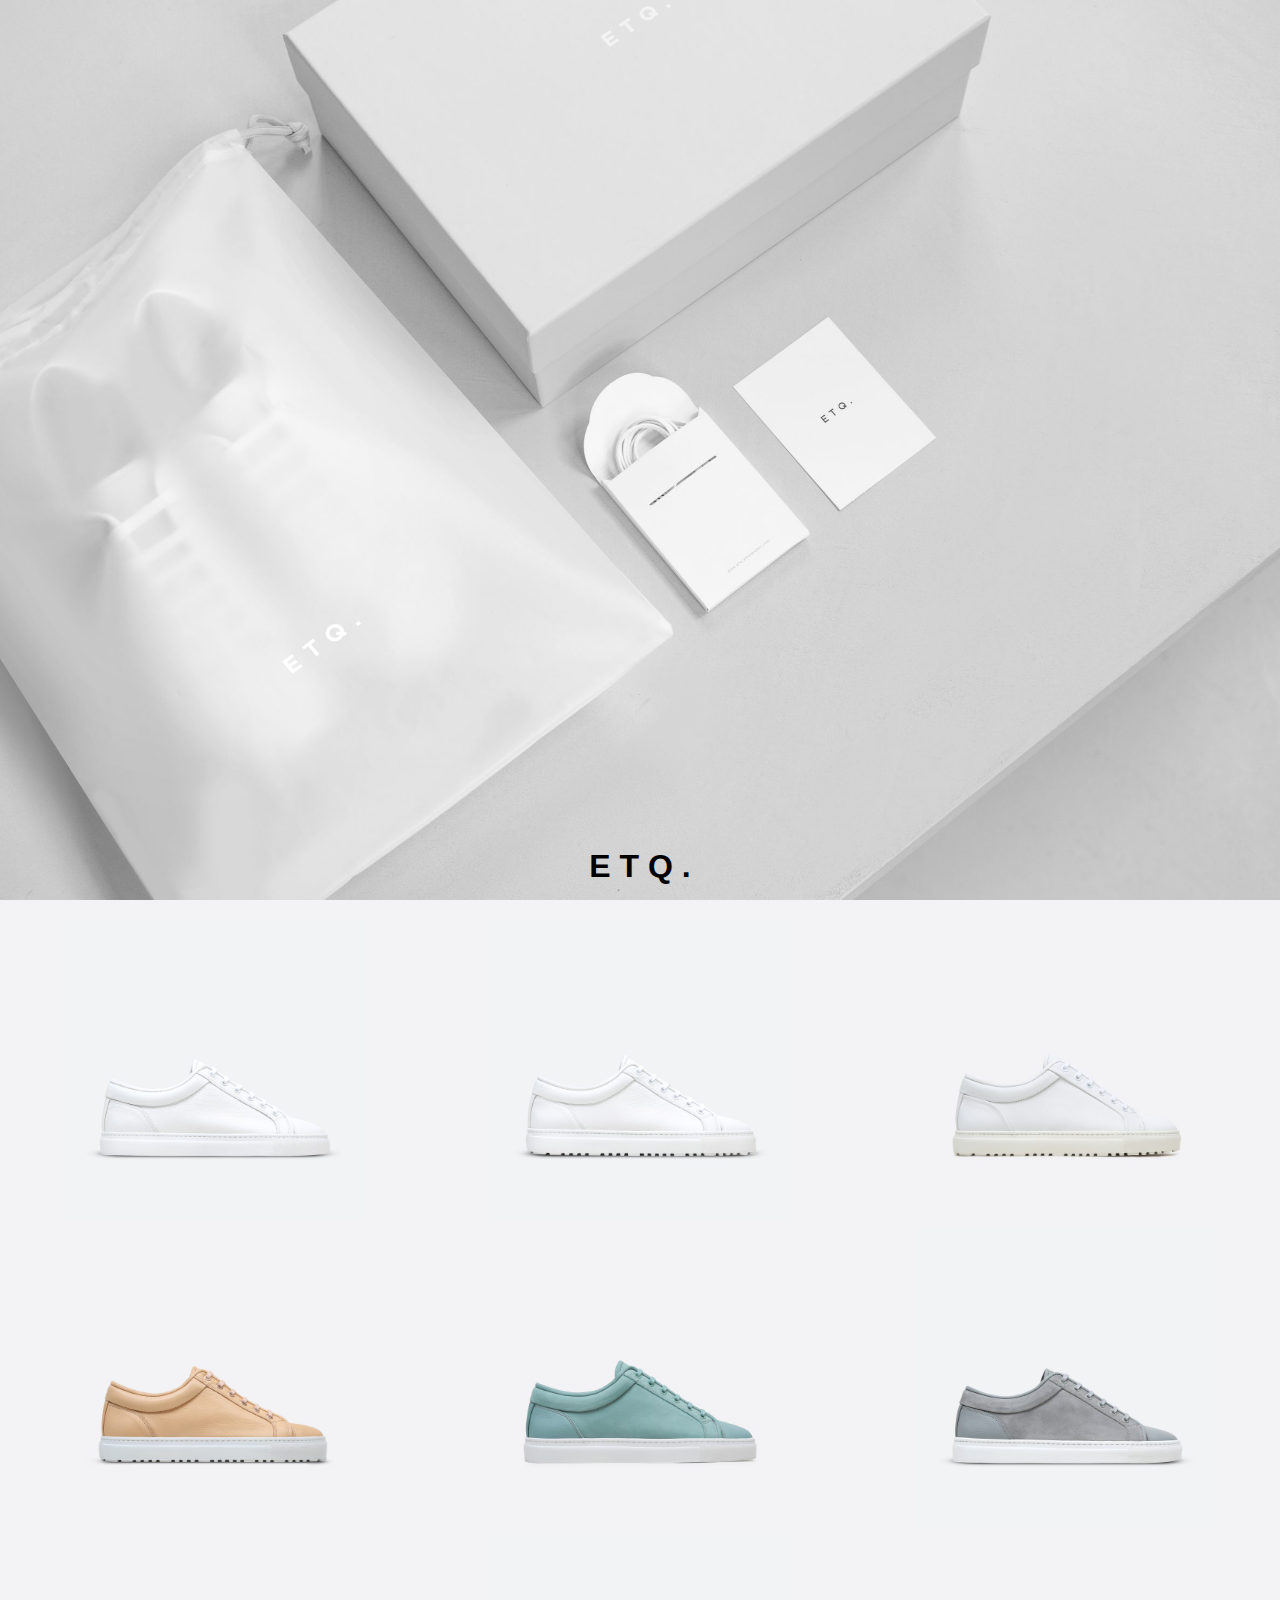
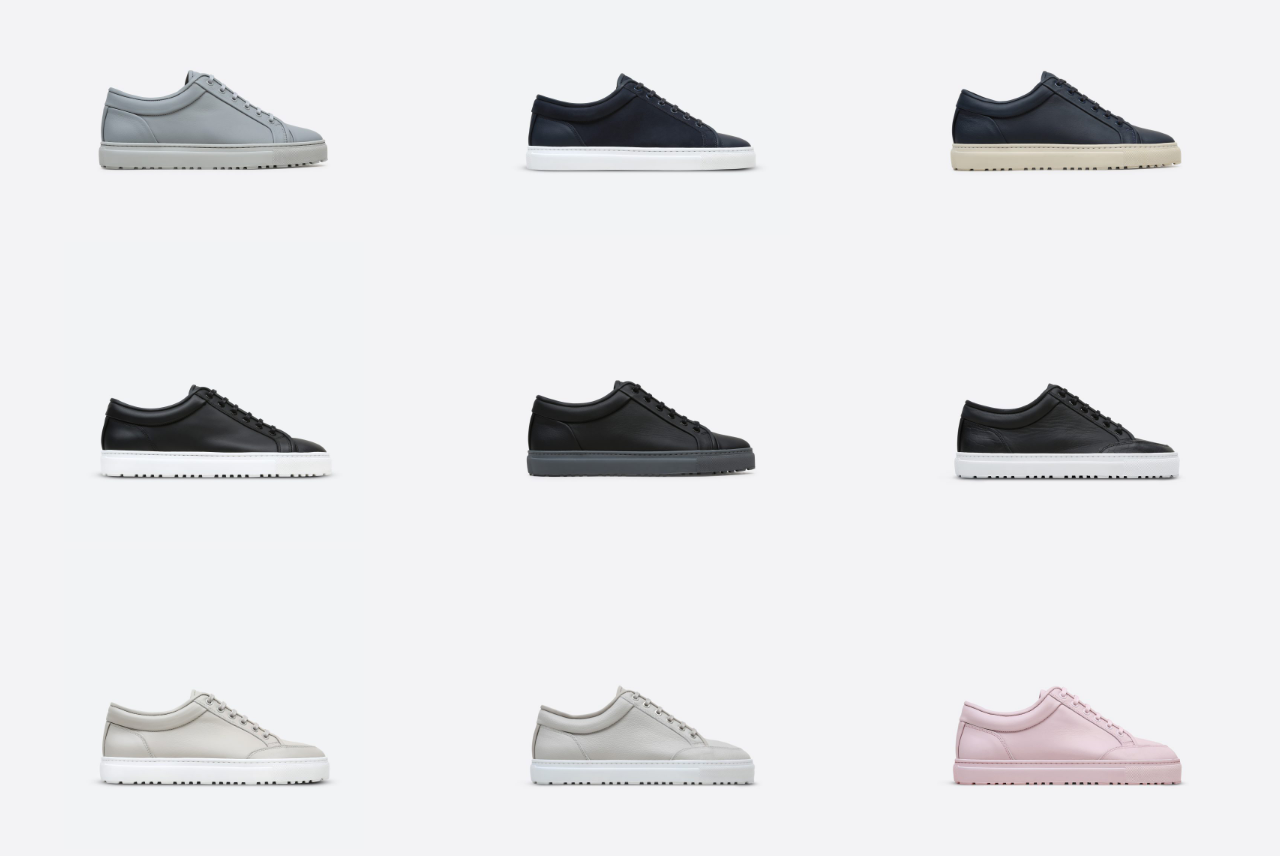
<file: index.html>
<!DOCTYPE html>
<html>
   <head>
      <meta charset="utf-8">
      <title>Home(Mano) - ETQ Amsterdam </title>
      <link rel="stylesheet" href="css/style.css">
      <script src="https://ajax.googleapis.com/ajax/libs/jquery/3.2.1/jquery.min.js"></script>
      <meta name="viewport" content="width=device-width, initial-scale=1.0, user-scalable=no, maximum-scale=1, minimal-ui">
      <link href="https://maxcdn.bootstrapcdn.com/font-awesome/4.7.0/css/font-awesome.min.css" rel="stylesheet" integrity="sha384-wvfXpqpZZVQGK6TAh5PVlGOfQNHSoD2xbE+QkPxCAFlNEevoEH3Sl0sibVcOQVnN" crossorigin="anonymous">
   </head>
   <body class="invisible-scrollbar">
      <section id="intro">
         <figure></figure>
         <div id="background-op"> </div>
         <h1 id="logoText">E T Q .</h1>
      </section>
      <nav id="navBar">
         <div class="menu">
            <div id="menu-icon"><i class="fa fa-bars" aria-hidden="true"></i></div>
            <span class="menuText">MENU</span>
         </div>
         <h1>E T Q .</h1>
         <div class="shopingList">
            <span class="shopingText">BAG</span>
            <div class="shopingIcon">0</div>
         </div>
      </nav>
      <aside class="slideMenu">

		<div class="menuCont">
         <h6>MENU</h6>
         <ul>
            <li>COLLECTION</li>
            <li>LOOKBOOK</li>
            <li>ABOUT</li>
            <li>STOCKISTS</li>
            <li id="customerCare">CUSTOMER CARE</li>
            <li>LOGIN</li>
         </ul>
		</div>

		 <div class="menuFooter">
			<span class="social">
			<div class="notHoveredFooter"><i class="fa fa-facebook" aria-hidden="true"></i></div>
			<div class="hoveredFooter"><i class="fa fa-facebook" aria-hidden="true"></i></div>
			</span>
			<span class="social">
         <div class="notHoveredFooter">   <i class="fa fa-instagram" aria-hidden="true"></i>  </div>
         <div class="hoveredFooter">   <i class="fa fa-instagram" aria-hidden="true"></i> </div>
         </span>
			<span class="social">
         <div class="notHoveredFooter">   <i class="fa fa-twitter" aria-hidden="true"></i> </div>
         <div class="hoveredFooter">   <i class="fa fa-twitter" aria-hidden="true"></i> </div>
         </span>
		 </div>

      </aside>
      <div id="background"></div>

      <main>
         <div class="PicsContainer">
         </div>

      </main>


      <footer>
         <div class="displayButtons">
            <div class="menuMainDisplay" id="intoOnePart">
            <img class="notHoveredImg" src="img/asset 29.svg">
            <img class="hoveredImg" src="img/asset 29.svg">
           </div>
            <div class="menuMainDisplay" id="intoTwoParts">
            <img class="notHoveredImg" src="img/asset 30.svg">
            <img class="hoveredImg" src="img/asset 30.svg">
           </div>
           <div class="chosenOne" id="intoFourParts" >
             <img class="notHoveredImg" src="img/asset 31.svg">
             <img class="hoveredImg" src="img/asset 31.svg">
          </div>
       </div>

       <div class="filter">
          <div class="filterDisplay">
             FILTER
          </div>
          <div class="hoveredfilterDisplay">
             FILTER
          </div>
       </div>


      </footer>



   <script type="text/javascript" src="js/app.js"> </script>


   </script>
   </body>
</html>
</file>
<file: css/style.css>
* { -moz-box-sizing: border-box; -webkit-box-sizing: border-box; box-sizing: border-box; }

body, html {
   margin: 0;
   padding: 0;
}

body {
   box-sizing: border-box;
   font-family: "Helvetica Neue",Helvetica,Roboto,Arial,sans-serif;
   font-weight: 400;
   line-height: 1.5;
   background-color: #f3f3f5;
}

.notransition {
  -webkit-transition: none !important;
  -moz-transition: none !important;
  -o-transition: none !important;
  transition: none !important;
}

/**************************DISABLING SCROLLING **********************/
.disableScroll{
      overflow-y: hidden;
}

/****************************DISABLING SCROLLING ENDS ******************/


/************************* INTRO *****************************************/

.invisible-scrollbar::-webkit-scrollbar {
    visibility: hidden;
    width: 0;
 }

#intro {
   position: fixed;
   width: 100%;
   height: 100%;
   background: #f3f3f5;
   overflow: hidden;
   cursor: url(../img/cursor.png), pointer;
   margin: 0;
   padding: 0;
   left: 0;
   top: 0;
   transition: all 1s ease-in-out;
   z-index: 99;
}

#background-op {
   position: absolute;
   width: 100%;
   height: 100%;
   opacity: 0.5;
   transition: all 3s ease-in-out;
   background: #f3f3f5;
   margin: 0;
   padding: 0;
   z-index: 100;
}

#intro figure {
   position: absolute;
   width: 100%;
   height: 100%;
   background-image: url(../img/intro.jpg);
   background-position: center;
   background-size: cover;
   margin: 0;
   padding: 0;
   transform: scale(1.3);
   transition: all 3s ease-in-out;
   z-index: 99;
}

#intro h1 {
   position: absolute;
   z-index: 101;
   width: 100%;
   display: inline-block;
   bottom: -100px;
   margin: 0;
   padding: 0;
   transition: all 1.5s ease-in-out;
   text-align: center;
   padding: 10px 0;
}
/******************INTRO ENDS **************************************/


/*****************NAVBAR STARTS ************************************/

#navBar {
   display: none;
   height: 52px;
   width: 100%;
   background-color: #FFF;
   margin: 0;
   padding: 0;
   position: fixed;
   top:0;
   left: 0px;
   z-index: 96;
   border-bottom: 1px solid rgba(100,100,100,0.3);
   transition: all 0.40s ease-in-out;
}

#navBar h1 {
   margin: 0;
   padding: 0;
   display: flex;
   justify-content: center;
   align-items: center;
   height: 100%;
}

.menu {
   position: absolute;
   display: flex;
   justify-content: center;
   align-items: center;
   height: 100%;
   left: 0;
   width: 90px;
   cursor: pointer;
}

#menu-icon {
   font-size: 20px;
   margin-left: 25px;
}

.menu span {
   margin-left: 10px;
   font-size: 10px;
   letter-spacing: 2px;
   opacity: 0;
   transition: all 250ms cubic-bezier(.25,.46,.45,.94);
}

.menu:hover .menuText{
      opacity: 1;
      font-weight: 400px;
}

.shopingList {
   position: absolute;
   display: flex;
   align-items: center;
   top: 13px;
   right: 40px;
   width: 60px;
   height: 24px;
   cursor: pointer;
}

.shopingList span {
   margin: 0;
   padding: 0;
   font-size: 10px;
   letter-spacing: 2px;
   margin-right: 10px;
   opacity: 0;
   transition: all 250ms cubic-bezier(.25,.46,.45,.94);
}

.shopingIcon {
   background-color: #f3f3f5;
   height: 20px;
   width: 20px;
   border-radius: 50%;
   margin: 0px;
   padding: 0px;
   display: flex;
   justify-content: center;
   align-items: center;
   font-size: 12px;
   font-weight: 600;
}
.shopingList:hover .shopingText{
      opacity: 1;
      font-weight: 600px;
}

/*****************NAVBAR ENDS ************************************/


/***************SLIDE MENU **********************/

.slideMenu h6 {
   letter-spacing: 4px;
   display: inline-block;
   position: relative;
   left: 40px;
   font-size: 0.8rem;
   margin: 0;

}

.slideMenu {
   position: fixed;
   top: 0;
   display: flex;
   justify-content: center;
   flex-direction: column;
   background-color: #1d1d1f;
   margin: 0;
   width: 281px;
   height: 100vh;
   left: -281px;
   z-index: 201;
   transition: all 0.40s ease-in-out;
   color: white;
   letter-spacing: 2px;

}

.slideMenu ul {
   list-style-type: none;
   margin-bottom: 100px;


}

.menuCont {
	position: absolute;
    transition: 0.5s all ease-in-out;
	left: -280px;
}

.menuContAnimation {
	left: 0;
}


.slideMenu li {
   margin-top: 30px;
   font-size: 0.7rem;
   color: rgba(156,156,156,1);
   cursor: pointer;
   transition: all .45s cubic-bezier(.25,.46,.45,.94);
}

.slideMenu li:hover {
   color: white;
   padding-left: 5px;
}

#customerCare {
   margin-top: 70px;
}

#background {
   background-color: #1d1d1f;
   opacity: 0.4;
   transition: all 500ms cubic-bezier(.25,.46,.45,.94);
}

.slideMenuBackGround {
   position: fixed;
   top: 0;
   right: 0;
   width: 100vw;
   height: 100vh;
   z-index: 200;
}

/*********slide menu footeris ******/

.menuFooter {
	display: flex;
	justify-content:space-between;
	width: 281px;
	height: 52px;
	position: fixed;
	bottom:-80px;
   cursor: pointer;
   overflow: hidden;
}

.social {
	margin: 0;
	padding: 0;
	display: flex;
	height: 100%;
	width: 93px;
	border-style: solid;
    border-color: rgba(100,100,100,0.3);
    border-width: 1px 1px 0px 0px;
	justify-content: center;
	align-items: center;
	color: #b5b5b5;
}

.social * {
   transition: all .45s cubic-bezier(.25,.46,.45,.94);
}

.social div {
   position: absolute;
}

.notHoveredFooter {
   bottom: 12px;
}

.hoveredFooter {
   bottom: -70px;
}

.social:hover .hoveredFooter {
   bottom: 12px;
}

.social:hover .notHoveredFooter {
   bottom: 70px;
}


/*********slide menu footeris baigiasi ****/


/***************SLIDE MENU ENDS **********************/

/****************MAIN STARTS**************************/

main {
   position: absolute;
   top: 0;
   width: 100%;
   height: 100vh;
   margin: 0;
   padding: 0;
   transition: all 0.40s ease-in-out;
   display: flex;
   justify-content: center;
}

.PicsContainer {
   position: absolute;
   width: 90vw;
   justify-content: space-between;
   display: flex;
   flex-wrap: wrap;
   margin: 0;
   padding: 0;
   transition: all 0.6s ease;
}

.PicsContainerCentered {
   justify-content: center !important;
   align-items: center !important;
}

.box img {
   width: 300px;
   height: 300px;
   margin: 0;
   padding: 0;
   transition: all 0.4s ease-in-out;
}

.padalintiPoDu {
   width: 500px !important;
   height: 500px !important;
}

.padalintiPoViena {
   width: 700px !important;
   height: 700px !important;
}

.padalintiPoKeturis {
   width: 300px !important;
   height: 300px !important;
}

.addOpacity {
   opacity: 0;
}

@media all and (max-width:1115px){
  .PicsContainer {
    justify-content: center !important;
    align-items: center !important;
}
   .displayButtons {
      display: none !important;
    }

   .filter {
    right: 0;
    left: 0;
    margin: auto;
   }

}

@media all and (max-width:650px) {
   .box img {
      width: 300px !important;
      height: 300px !important;
   }
}

/*****************MAIN ENDS*****************************/

/***************FOOTER**************************/


/* trys pirmi mygtukai */
footer {
   height: 54px;
   width: 100%;
   margin: 0;
   padding: 0;
   bottom: 0px;
   position: fixed;
   overflow: hidden;
}


.displayButtons {
   height: 100%;
   display: flex;
}

.displayButtons * {
   transition: all .45s cubic-bezier(.25,.46,.45,.94);
}

.menuMainDisplay, .chosenOne {
   width: 54px;
   height: 100%;
   display: flex;
   justify-content: center;
   align-items: center;
   border-style: solid;
   border-color: #FFF;
   border-width: 1px 1px 1px 1px;
}

.menuMainDisplay {
   background-color: rgba(243, 243, 245, 0.3);
}

.menuMainDisplay:hover  {
   background-color: #FFF;
   cursor: pointer;
}

.menuMainDisplay img {
   position: absolute;
   height: 10px;
   width: 10px;
   opacity: 0.4;
   bottom: 22px;
}

.hoveredImg {
   position: absolute;
   height: 12px;
   width: 12px;
   opacity: 0.4;
   bottom: -30px !important;
}

.menuMainDisplay:hover .hoveredImg {
   bottom: 22px !important;
}

.menuMainDisplay:hover .notHoveredImg{
   bottom: 70px;
}

/* nelieciamas animacijos chosenOne
 */
.chosenOne img {
   height: 10px;
   width: 10px;
   opacity: 1;
}

.chosenOne {
   opacity: 1;
   background-color: rgba(243, 243, 245, 0.3);
}
/* trys pirmi mygtukai baigiasi */

/*filtras */

.filter {
   position: absolute;
   display: flex;
   top: 0px;
   right: 0;
   width: 150px;
   height: 100%;
   background-color: rgba(243, 243, 245, 0.3);
   justify-content: center;
   border-style: solid;
   border-color: #FFF;
   border-width: 1px 1px 1px 1px;
   overflow: hidden;
   cursor: pointer;
   transition: all .45s cubic-bezier(.25,.46,.45,.94);
}

.filter * {
   transition: all .45s cubic-bezier(.25,.46,.45,.94);
   letter-spacing: 4px;
   font-size: 0.7rem;
}

.filterDisplay {
   position: absolute;
   bottom: 14px;
   display: flex;
   align-items: center;
}

.hoveredfilterDisplay {
   position: absolute;
   display: flex;
   align-items: center;
   bottom: -30px;
}

.filter:hover {
   background-color: #FFF;
}

.filter:hover .hoveredfilterDisplay {
   bottom: 14px !important;
}

.filter:hover .filterDisplay {
   bottom: 70px !important;
}

/* filtras baigiasi*/

/***************FOOTER ENDS**************************/
</file>
